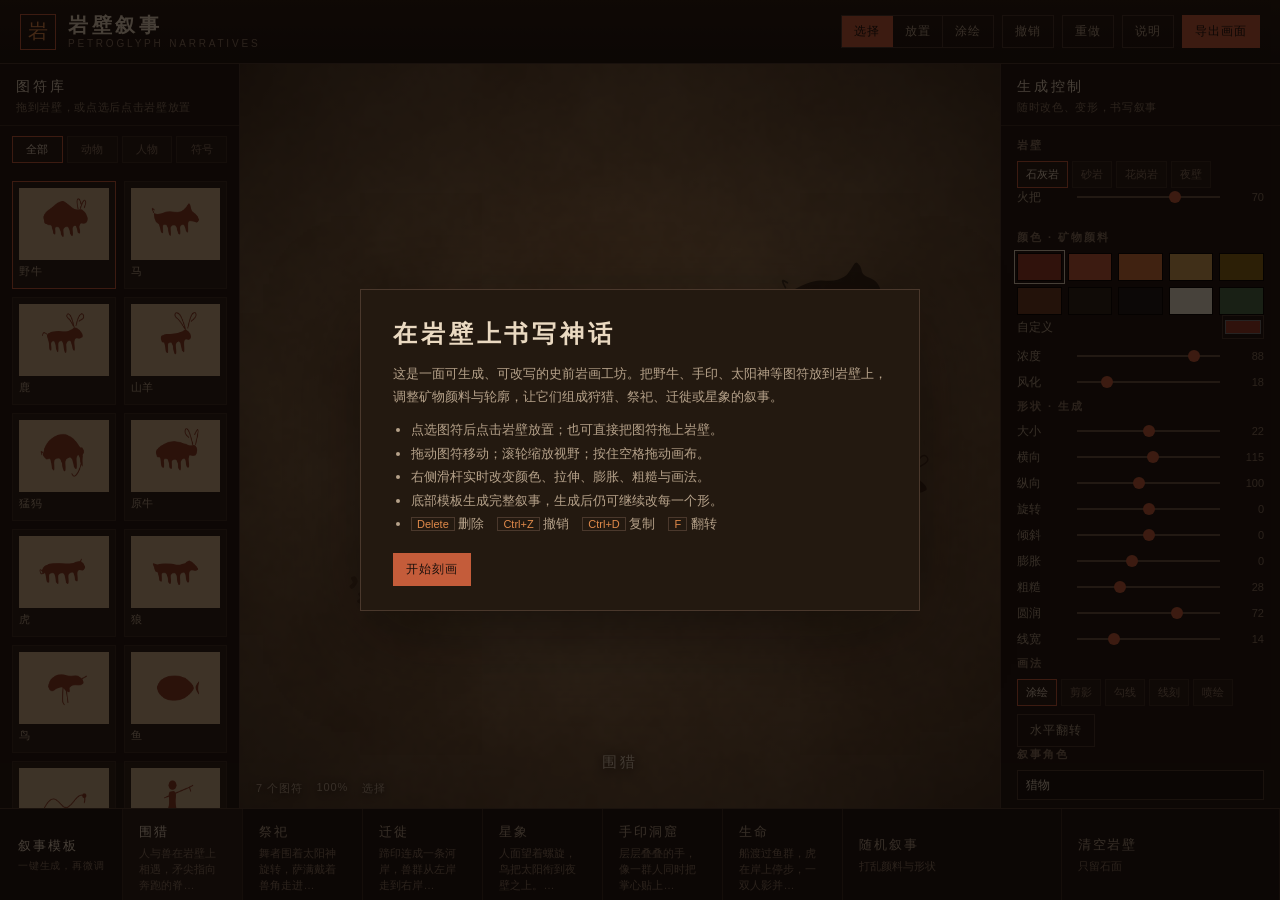
<file: index.html>
<!DOCTYPE html>
<html lang="zh-CN">
  <head>
    <meta charset="UTF-8" />
    <meta name="viewport" content="width=device-width, initial-scale=1.0" />
    <title>岩壁叙事 Petroglyph Narratives</title>
    <link rel="icon" href="data:image/svg+xml,<svg xmlns='http://www.w3.org/2000/svg' viewBox='0 0 100 100'><rect fill='%23120d09' width='100' height='100'/><text y='72' x='18' font-size='64' fill='%23c45c3a'>岩</text></svg>" />
    <link rel="stylesheet" href="css/app.css" />
  </head>
  <body>
    <div id="app">
      <header class="app-header">
        <div class="brand">
          <div class="brand-mark">岩</div>
          <div>
            <h1>岩壁叙事</h1>
            <p>Petroglyph Narratives</p>
          </div>
        </div>
        <div class="header-actions">
          <div class="tool-toggle" role="tablist" aria-label="工具">
            <button type="button" id="tool-select" class="active">选择</button>
            <button type="button" id="tool-stamp">放置</button>
            <button type="button" id="tool-paint">涂绘</button>
          </div>
          <button type="button" class="btn" id="btn-undo">撤销</button>
          <button type="button" class="btn" id="btn-redo">重做</button>
          <button type="button" class="btn" id="btn-help">说明</button>
          <button type="button" class="btn primary" id="btn-export">导出画面</button>
        </div>
      </header>

      <main class="workspace">
        <aside class="library">
          <div class="panel-head">
            <h2>图符库</h2>
            <span>拖到岩壁，或点选后点击岩壁放置</span>
          </div>
          <div class="cats" id="cats"></div>
          <div class="motif-grid" id="motif-grid"></div>
        </aside>

        <section class="stage" id="stage">
          <canvas id="wall"></canvas>
          <div class="torch" id="torch"></div>
          <div class="vignette"></div>
          <div class="caption" id="caption"></div>
          <div class="stage-hud">
            <span id="hud-count">0 个图符</span>
            <span id="hud-zoom">100%</span>
            <span id="hud-tool">选择</span>
          </div>
        </section>

        <aside class="inspector">
          <div class="panel-head">
            <h2>生成控制</h2>
            <span>随时改色、变形，书写叙事</span>
          </div>
          <div class="inspector-body">
            <div class="group">
              <h3>岩壁</h3>
              <div class="seg" id="wall-seg"></div>
              <div class="row">
                <label>火把</label>
                <input type="range" id="torch-level" min="0" max="100" value="70" />
                <output id="torch-level-out">70</output>
              </div>
            </div>

            <div class="group" id="empty-hint">
              <p class="hint">
                从左侧选取史前岩画图符，点到岩壁上组成画面。选中图符后，可在此调整颜色、形状与叙事角色。
              </p>
            </div>

            <div class="group" id="fig-controls" hidden>
              <h3>颜色 · 矿物颜料</h3>
              <div class="swatches" id="swatches"></div>
              <div class="row">
                <label>自定义</label>
                <input type="color" id="color" value="#9C3B2A" />
              </div>
              <div class="row">
                <label>浓度</label>
                <input type="range" id="opacity" min="20" max="100" value="88" />
                <output>88</output>
              </div>
              <div class="row">
                <label>风化</label>
                <input type="range" id="weathering" min="0" max="100" value="18" />
                <output>18</output>
              </div>

              <h3>形状 · 生成</h3>
              <div class="row">
                <label>大小</label>
                <input type="range" id="size" min="4" max="40" value="14" />
                <output>14</output>
              </div>
              <div class="row">
                <label>横向</label>
                <input type="range" id="stretchX" min="40" max="180" value="100" />
                <output>100</output>
              </div>
              <div class="row">
                <label>纵向</label>
                <input type="range" id="stretchY" min="40" max="180" value="100" />
                <output>100</output>
              </div>
              <div class="row">
                <label>旋转</label>
                <input type="range" id="rotation" min="-180" max="180" value="0" />
                <output>0</output>
              </div>
              <div class="row">
                <label>倾斜</label>
                <input type="range" id="lean" min="-40" max="40" value="0" />
                <output>0</output>
              </div>
              <div class="row">
                <label>膨胀</label>
                <input type="range" id="inflate" min="-30" max="50" value="0" />
                <output>0</output>
              </div>
              <div class="row">
                <label>粗糙</label>
                <input type="range" id="roughness" min="0" max="100" value="28" />
                <output>28</output>
              </div>
              <div class="row">
                <label>圆润</label>
                <input type="range" id="smoothness" min="0" max="100" value="72" />
                <output>72</output>
              </div>
              <div class="row">
                <label>线宽</label>
                <input type="range" id="weight" min="6" max="40" value="14" />
                <output>14</output>
              </div>

              <h3>画法</h3>
              <div class="seg" id="style-seg"></div>
              <div class="actions" style="margin-top: 8px">
                <button type="button" class="btn" id="btn-flip">水平翻转</button>
              </div>

              <h3>叙事角色</h3>
              <input type="text" id="role" maxlength="20" placeholder="例如：猎物、萨满、观星人" />

              <div class="actions" style="margin-top: 10px">
                <button type="button" class="btn" id="btn-front">上移一层</button>
                <button type="button" class="btn" id="btn-back">下移一层</button>
                <button type="button" class="btn" id="btn-dup">复制</button>
                <button type="button" class="btn" id="btn-del">删除</button>
              </div>
            </div>

            <div class="group">
              <h3>画面标题</h3>
              <input type="text" id="title" maxlength="24" placeholder="为这面岩壁命名" />
            </div>
          </div>
        </aside>
      </main>

      <footer class="narratives">
        <div class="narr-label">
          叙事模板
          <small>一键生成，再微调</small>
        </div>
        <div id="narr-btns" style="display: flex; flex: 1"></div>
        <button type="button" class="narr-btn" id="btn-random">
          <b>随机叙事</b>
          <span>打乱颜料与形状</span>
        </button>
        <button type="button" class="narr-btn" id="btn-clear">
          <b>清空岩壁</b>
          <span>只留石面</span>
        </button>
      </footer>
    </div>

    <div class="overlay" id="help" hidden>
      <div class="sheet">
        <h2>在岩壁上书写神话</h2>
        <p>
          这是一面可生成、可改写的史前岩画工坊。把野牛、手印、太阳神等图符放到岩壁上，调整矿物颜料与轮廓，让它们组成狩猎、祭祀、迁徙或星象的叙事。
        </p>
        <ul>
          <li>点选图符后点击岩壁放置；也可直接把图符拖上岩壁。</li>
          <li>拖动图符移动；滚轮缩放视野；按住空格拖动画布。</li>
          <li>右侧滑杆实时改变颜色、拉伸、膨胀、粗糙与画法。</li>
          <li>底部模板生成完整叙事，生成后仍可继续改每一个形。</li>
          <li><kbd>Delete</kbd> 删除　<kbd>Ctrl+Z</kbd> 撤销　<kbd>Ctrl+D</kbd> 复制　<kbd>F</kbd> 翻转</li>
        </ul>
        <button type="button" class="btn primary" id="btn-help-close">开始刻画</button>
      </div>
    </div>

    <script type="module" src="js/app.js"></script>
  </body>
</html>
</file>
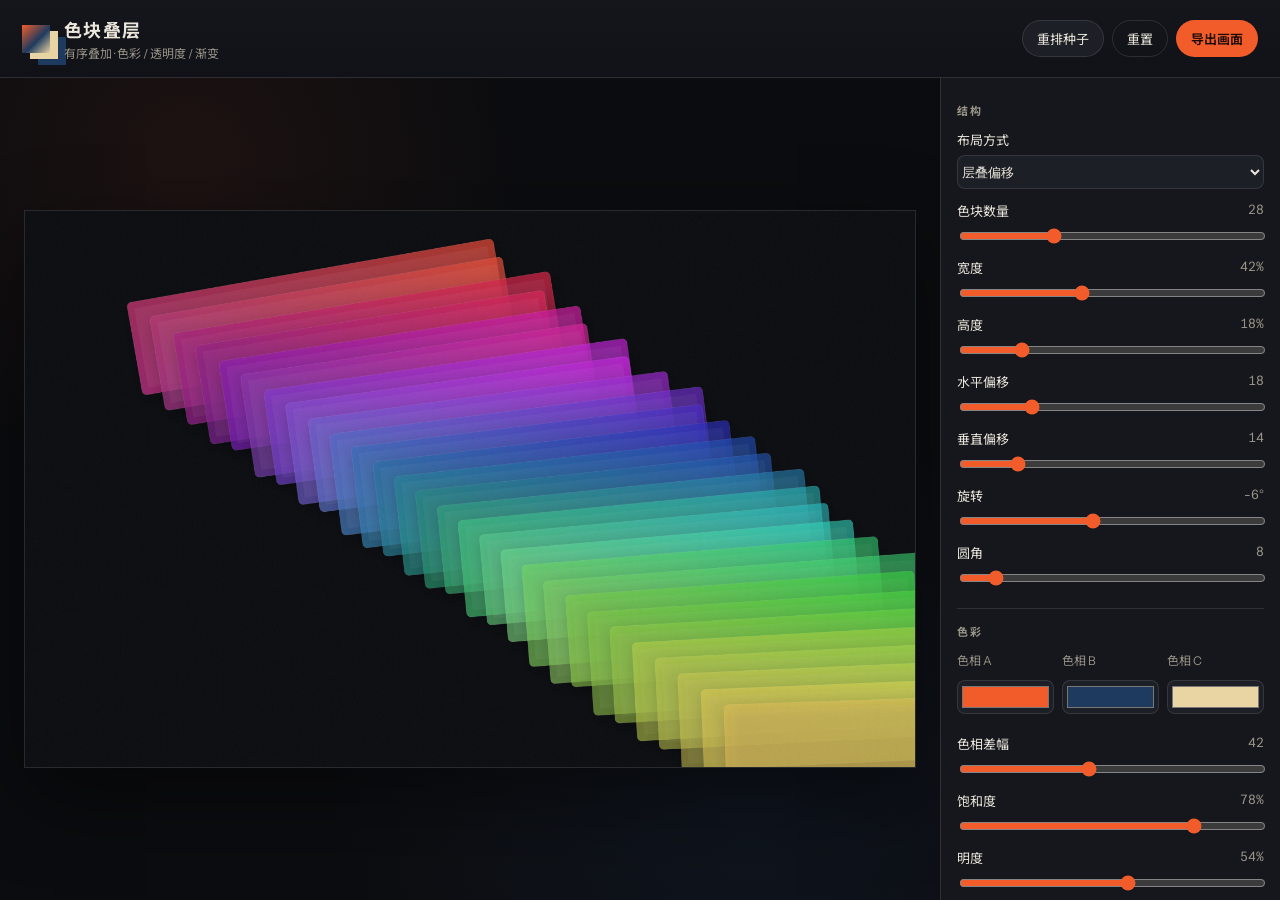
<file: my_work/outputs/2026-10-28_rect_index.html>
<!DOCTYPE html>
<html lang="zh-CN">
  <head>
    <meta charset="UTF-8" />
    <meta name="viewport" content="width=device-width, initial-scale=1.0" />
    <title>色块叠层 · Composition Studio</title>
    <link rel="preconnect" href="https://fonts.googleapis.com" />
    <link rel="preconnect" href="https://fonts.gstatic.com" crossorigin />
    <link
      href="https://fonts.googleapis.com/css2?family=Instrument+Sans:wght@400;500;600;700&family=Noto+Sans+SC:wght@400;500;600&display=swap"
      rel="stylesheet"
    />
    <style>
:root {
  --ink: #ece7dc;
  --muted: #9a9488;
  --line: rgba(236, 231, 220, 0.12);
  --panel: #15171c;
  --panel-2: #1c1f26;
  --accent: #f25c2a;
  --bg: #0b0c0f;
}

* {
  box-sizing: border-box;
}

html,
body {
  margin: 0;
  height: 100%;
  background: var(--bg);
  color: var(--ink);
  font-family: "Instrument Sans", "Noto Sans SC", sans-serif;
}

.app {
  height: 100%;
  display: grid;
  grid-template-rows: auto 1fr;
}

.topbar {
  display: flex;
  align-items: center;
  justify-content: space-between;
  padding: 16px 22px;
  border-bottom: 1px solid var(--line);
  background: linear-gradient(180deg, #14161b, #101217);
}

.brand {
  display: flex;
  gap: 14px;
  align-items: center;
}

.brand-mark {
  width: 28px;
  height: 28px;
  background: linear-gradient(135deg, #f25c2a 0%, #1f3a5f 55%, #e8d5a3 100%);
  box-shadow: 8px 6px 0 #e8d5a3, 16px 12px 0 #1f3a5f;
}

.brand h1 {
  margin: 0;
  font-size: 18px;
  letter-spacing: 0.08em;
}

.brand p {
  margin: 2px 0 0;
  color: var(--muted);
  font-size: 12px;
}

.top-actions {
  display: flex;
  gap: 8px;
}

button {
  appearance: none;
  border: 1px solid var(--line);
  background: var(--panel-2);
  color: var(--ink);
  padding: 8px 14px;
  border-radius: 999px;
  font: inherit;
  font-size: 13px;
  cursor: pointer;
}

button.ghost {
  background: transparent;
}

button.accent {
  background: var(--accent);
  border-color: transparent;
  color: #1a0b06;
  font-weight: 600;
}

.stage {
  display: grid;
  grid-template-columns: 1fr 340px;
  min-height: 0;
}

.canvas-wrap {
  min-width: 0;
  display: grid;
  place-items: center;
  padding: 24px;
  background:
    radial-gradient(circle at 20% 10%, rgba(242, 92, 42, 0.08), transparent 32%),
    radial-gradient(circle at 80% 90%, rgba(31, 58, 95, 0.18), transparent 40%),
    #0b0c0f;
}

canvas {
  width: min(100%, 1100px);
  height: auto;
  max-height: calc(100vh - 130px);
  background: #0e1014;
  border: 1px solid var(--line);
  box-shadow: 0 30px 80px rgba(0, 0, 0, 0.45);
}

.panel {
  border-left: 1px solid var(--line);
  background: var(--panel);
  min-height: 0;
}

.panel-scroll {
  height: 100%;
  overflow: auto;
  padding: 10px 16px 28px;
}

.group {
  padding: 14px 0 8px;
  border-bottom: 1px solid var(--line);
}

.group h2 {
  margin: 0 0 12px;
  font-size: 11px;
  letter-spacing: 0.22em;
  text-transform: uppercase;
  color: var(--muted);
}

label {
  display: grid;
  gap: 6px;
  margin-bottom: 12px;
  font-size: 13px;
}

label span {
  display: flex;
  justify-content: space-between;
}

label em {
  font-style: normal;
  color: var(--muted);
  font-variant-numeric: tabular-nums;
}

input[type="range"] {
  width: 100%;
  accent-color: var(--accent);
}

select,
input[type="color"] {
  width: 100%;
  height: 34px;
  border: 1px solid var(--line);
  background: var(--panel-2);
  color: var(--ink);
  border-radius: 8px;
}

.swatches {
  display: grid;
  grid-template-columns: repeat(3, 1fr);
  gap: 8px;
  margin-bottom: 8px;
}

.swatches .color span {
  display: block;
  margin-bottom: 6px;
  font-size: 12px;
  color: var(--muted);
}

@media (max-width: 980px) {
  .stage {
    grid-template-columns: 1fr;
    grid-template-rows: minmax(320px, 48vh) 1fr;
  }

  .panel {
    border-left: 0;
    border-top: 1px solid var(--line);
  }
}

    </style>
  </head>
  <body>
    <div class="app">
      <header class="topbar">
        <div class="brand">
          <span class="brand-mark"></span>
          <div>
            <h1>色块叠层</h1>
            <p>有序叠加 · 色彩 / 透明度 / 渐变</p>
          </div>
        </div>
        <div class="top-actions">
          <button id="shuffleBtn" type="button">重排种子</button>
          <button id="resetBtn" type="button" class="ghost">重置</button>
          <button id="exportBtn" type="button" class="accent">导出画面</button>
        </div>
      </header>

      <main class="stage">
        <section class="canvas-wrap">
          <canvas id="field" width="1600" height="1000" aria-label="色块构图画布"></canvas>
        </section>

        <aside class="panel" aria-label="变量调节">
          <div class="panel-scroll">
            <section class="group">
              <h2>结构</h2>
              <label>
                <span>布局方式</span>
                <select id="layout">
                  <option value="cascade">层叠偏移</option>
                  <option value="grid">网格交错</option>
                  <option value="fan">扇形展开</option>
                  <option value="ribbon">条带织纹</option>
                </select>
              </label>
              <label>
                <span>色块数量 <em id="countVal">28</em></span>
                <input id="count" type="range" min="6" max="80" value="28" />
              </label>
              <label>
                <span>宽度 <em id="widthVal">42%</em></span>
                <input id="width" type="range" min="12" max="88" value="42" />
              </label>
              <label>
                <span>高度 <em id="heightVal">18%</em></span>
                <input id="height" type="range" min="6" max="70" value="18" />
              </label>
              <label>
                <span>水平偏移 <em id="offsetXVal">18</em></span>
                <input id="offsetX" type="range" min="0" max="80" value="18" />
              </label>
              <label>
                <span>垂直偏移 <em id="offsetYVal">14</em></span>
                <input id="offsetY" type="range" min="0" max="80" value="14" />
              </label>
              <label>
                <span>旋转 <em id="rotationVal">-6°</em></span>
                <input id="rotation" type="range" min="-45" max="45" value="-6" />
              </label>
              <label>
                <span>圆角 <em id="radiusVal">8</em></span>
                <input id="radius" type="range" min="0" max="80" value="8" />
              </label>
            </section>

            <section class="group">
              <h2>色彩</h2>
              <div class="swatches">
                <label class="color">
                  <span>色相 A</span>
                  <input id="colorA" type="color" value="#f25c2a" />
                </label>
                <label class="color">
                  <span>色相 B</span>
                  <input id="colorB" type="color" value="#1f3a5f" />
                </label>
                <label class="color">
                  <span>色相 C</span>
                  <input id="colorC" type="color" value="#e8d5a3" />
                </label>
              </div>
              <label>
                <span>色相差幅 <em id="spreadVal">42</em></span>
                <input id="spread" type="range" min="0" max="100" value="42" />
              </label>
              <label>
                <span>饱和度 <em id="saturationVal">78%</em></span>
                <input id="saturation" type="range" min="0" max="100" value="78" />
              </label>
              <label>
                <span>明度 <em id="lightnessVal">54%</em></span>
                <input id="lightness" type="range" min="12" max="88" value="54" />
              </label>
              <label>
                <span>背景</span>
                <input id="bg" type="color" value="#0e1014" />
              </label>
            </section>

            <section class="group">
              <h2>透明度</h2>
              <label>
                <span>整体不透明度 <em id="opacityVal">72%</em></span>
                <input id="opacity" type="range" min="8" max="100" value="72" />
              </label>
              <label>
                <span>层间衰减 <em id="fadeVal">28%</em></span>
                <input id="fade" type="range" min="0" max="80" value="28" />
              </label>
              <label>
                <span>混合模式</span>
                <select id="blend">
                  <option value="source-over">正常叠放</option>
                  <option value="multiply">正片叠底</option>
                  <option value="screen">滤色</option>
                  <option value="overlay">叠加</option>
                  <option value="soft-light">柔光</option>
                </select>
              </label>
            </section>

            <section class="group">
              <h2>渐变</h2>
              <label>
                <span>渐变强度 <em id="gradientVal">64%</em></span>
                <input id="gradient" type="range" min="0" max="100" value="64" />
              </label>
              <label>
                <span>渐变角度 <em id="angleVal">128°</em></span>
                <input id="angle" type="range" min="0" max="360" value="128" />
              </label>
              <label>
                <span>渐变类型</span>
                <select id="gradientType">
                  <option value="linear">线性</option>
                  <option value="radial">径向</option>
                </select>
              </label>
              <label>
                <span>边缘羽化 <em id="featherVal">12</em></span>
                <input id="feather" type="range" min="0" max="40" value="12" />
              </label>
            </section>

            <section class="group">
              <h2>光影</h2>
              <label>
                <span>投影深度 <em id="shadowVal">18</em></span>
                <input id="shadow" type="range" min="0" max="60" value="18" />
              </label>
              <label>
                <span>纸感纹理 <em id="grainVal">16%</em></span>
                <input id="grain" type="range" min="0" max="60" value="16" />
              </label>
              <label>
                <span>描边 <em id="strokeVal">0.4</em></span>
                <input id="stroke" type="range" min="0" max="8" step="0.1" value="0.4" />
              </label>
            </section>
          </div>
        </aside>
      </main>
    </div>
    <script>
const canvas = document.getElementById("field");
const ctx = canvas.getContext("2d");

const controls = {
  layout: document.getElementById("layout"),
  count: document.getElementById("count"),
  width: document.getElementById("width"),
  height: document.getElementById("height"),
  offsetX: document.getElementById("offsetX"),
  offsetY: document.getElementById("offsetY"),
  rotation: document.getElementById("rotation"),
  radius: document.getElementById("radius"),
  colorA: document.getElementById("colorA"),
  colorB: document.getElementById("colorB"),
  colorC: document.getElementById("colorC"),
  spread: document.getElementById("spread"),
  saturation: document.getElementById("saturation"),
  lightness: document.getElementById("lightness"),
  bg: document.getElementById("bg"),
  opacity: document.getElementById("opacity"),
  fade: document.getElementById("fade"),
  blend: document.getElementById("blend"),
  gradient: document.getElementById("gradient"),
  angle: document.getElementById("angle"),
  gradientType: document.getElementById("gradientType"),
  feather: document.getElementById("feather"),
  shadow: document.getElementById("shadow"),
  grain: document.getElementById("grain"),
  stroke: document.getElementById("stroke"),
};

const labels = {
  count: document.getElementById("countVal"),
  width: document.getElementById("widthVal"),
  height: document.getElementById("heightVal"),
  offsetX: document.getElementById("offsetXVal"),
  offsetY: document.getElementById("offsetYVal"),
  rotation: document.getElementById("rotationVal"),
  radius: document.getElementById("radiusVal"),
  spread: document.getElementById("spreadVal"),
  saturation: document.getElementById("saturationVal"),
  lightness: document.getElementById("lightnessVal"),
  opacity: document.getElementById("opacityVal"),
  fade: document.getElementById("fadeVal"),
  gradient: document.getElementById("gradientVal"),
  angle: document.getElementById("angleVal"),
  feather: document.getElementById("featherVal"),
  shadow: document.getElementById("shadowVal"),
  grain: document.getElementById("grainVal"),
  stroke: document.getElementById("strokeVal"),
};

const defaults = Object.fromEntries(
  Object.entries(controls).map(([key, el]) => [key, el.value])
);

let seed = 8105;

function mulberry32(a) {
  return function () {
    let t = (a += 0x6d2b79f5);
    t = Math.imul(t ^ (t >>> 15), t | 1);
    t ^= t + Math.imul(t ^ (t >>> 7), t | 61);
    return ((t ^ (t >>> 14)) >>> 0) / 4294967296;
  };
}

function hexToRgb(hex) {
  const n = hex.replace("#", "");
  const v = parseInt(n, 16);
  return { r: (v >> 16) & 255, g: (v >> 8) & 255, b: v & 255 };
}

function rgbToHsl({ r, g, b }) {
  r /= 255;
  g /= 255;
  b /= 255;
  const max = Math.max(r, g, b);
  const min = Math.min(r, g, b);
  let h = 0;
  let s = 0;
  const l = (max + min) / 2;
  const d = max - min;
  if (d !== 0) {
    s = d / (1 - Math.abs(2 * l - 1));
    switch (max) {
      case r:
        h = ((g - b) / d) % 6;
        break;
      case g:
        h = (b - r) / d + 2;
        break;
      default:
        h = (r - g) / d + 4;
    }
    h *= 60;
    if (h < 0) h += 360;
  }
  return { h, s, l };
}

function hslToRgb(h, s, l) {
  const c = (1 - Math.abs(2 * l - 1)) * s;
  const x = c * (1 - Math.abs(((h / 60) % 2) - 1));
  const m = l - c / 2;
  let r = 0;
  let g = 0;
  let b = 0;
  if (h < 60) [r, g, b] = [c, x, 0];
  else if (h < 120) [r, g, b] = [x, c, 0];
  else if (h < 180) [r, g, b] = [0, c, x];
  else if (h < 240) [r, g, b] = [0, x, c];
  else if (h < 300) [r, g, b] = [x, 0, c];
  else [r, g, b] = [c, 0, x];
  return {
    r: Math.round((r + m) * 255),
    g: Math.round((g + m) * 255),
    b: Math.round((b + m) * 255),
  };
}

function mixHsl(a, b, t) {
  let dh = b.h - a.h;
  if (dh > 180) dh -= 360;
  if (dh < -180) dh += 360;
  return {
    h: (a.h + dh * t + 360) % 360,
    s: a.s + (b.s - a.s) * t,
    l: a.l + (b.l - a.l) * t,
  };
}

function rgba({ r, g, b }, a) {
  return `rgba(${r}, ${g}, ${b}, ${a})`;
}

function roundRect(context, x, y, w, h, r) {
  const radius = Math.min(r, w / 2, h / 2);
  context.beginPath();
  context.moveTo(x + radius, y);
  context.arcTo(x + w, y, x + w, y + h, radius);
  context.arcTo(x + w, y + h, x, y + h, radius);
  context.arcTo(x, y + h, x, y, radius);
  context.arcTo(x, y, x + w, y, radius);
  context.closePath();
}

function state() {
  return {
    layout: controls.layout.value,
    count: Number(controls.count.value),
    width: Number(controls.width.value) / 100,
    height: Number(controls.height.value) / 100,
    offsetX: Number(controls.offsetX.value),
    offsetY: Number(controls.offsetY.value),
    rotation: Number(controls.rotation.value),
    radius: Number(controls.radius.value),
    colorA: controls.colorA.value,
    colorB: controls.colorB.value,
    colorC: controls.colorC.value,
    spread: Number(controls.spread.value) / 100,
    saturation: Number(controls.saturation.value) / 100,
    lightness: Number(controls.lightness.value) / 100,
    bg: controls.bg.value,
    opacity: Number(controls.opacity.value) / 100,
    fade: Number(controls.fade.value) / 100,
    blend: controls.blend.value,
    gradient: Number(controls.gradient.value) / 100,
    angle: Number(controls.angle.value),
    gradientType: controls.gradientType.value,
    feather: Number(controls.feather.value),
    shadow: Number(controls.shadow.value),
    grain: Number(controls.grain.value) / 100,
    stroke: Number(controls.stroke.value),
  };
}

function updateLabels() {
  const s = state();
  labels.count.textContent = String(s.count);
  labels.width.textContent = `${Math.round(s.width * 100)}%`;
  labels.height.textContent = `${Math.round(s.height * 100)}%`;
  labels.offsetX.textContent = String(controls.offsetX.value);
  labels.offsetY.textContent = String(controls.offsetY.value);
  labels.rotation.textContent = `${s.rotation}°`;
  labels.radius.textContent = String(s.radius);
  labels.spread.textContent = String(controls.spread.value);
  labels.saturation.textContent = `${controls.saturation.value}%`;
  labels.lightness.textContent = `${controls.lightness.value}%`;
  labels.opacity.textContent = `${controls.opacity.value}%`;
  labels.fade.textContent = `${controls.fade.value}%`;
  labels.gradient.textContent = `${controls.gradient.value}%`;
  labels.angle.textContent = `${s.angle}°`;
  labels.feather.textContent = String(s.feather);
  labels.shadow.textContent = String(s.shadow);
  labels.grain.textContent = `${controls.grain.value}%`;
  labels.stroke.textContent = Number(controls.stroke.value).toFixed(1);
}

function paletteColors(s) {
  const a = rgbToHsl(hexToRgb(s.colorA));
  const b = rgbToHsl(hexToRgb(s.colorB));
  const c = rgbToHsl(hexToRgb(s.colorC));
  return [a, b, c].map((color) => ({
    h: color.h,
    s: color.s * 0.35 + s.saturation * 0.65,
    l: color.l * 0.35 + s.lightness * 0.65,
  }));
}

function colorAt(palette, t, jitter) {
  const scaled = t * (palette.length - 1);
  const i = Math.floor(scaled);
  const f = scaled - i;
  const base = mixHsl(palette[i], palette[Math.min(i + 1, palette.length - 1)], f);
  return {
    h: (base.h + jitter * 48 + 360) % 360,
    s: Math.min(1, Math.max(0, base.s + jitter * 0.08)),
    l: Math.min(0.9, Math.max(0.08, base.l + jitter * 0.06)),
  };
}

function layoutRects(s, rand) {
  const { width: W, height: H } = canvas;
  const n = s.count;
  const w = W * s.width;
  const h = H * s.height;
  const rects = [];

  if (s.layout === "grid") {
    const cols = Math.ceil(Math.sqrt(n * (W / H)));
    const rows = Math.ceil(n / cols);
    const gapX = (W - w) / Math.max(1, cols - 1);
    const gapY = (H - h) / Math.max(1, rows - 1);
    for (let i = 0; i < n; i += 1) {
      const col = i % cols;
      const row = Math.floor(i / cols);
      const stagger = (row % 2) * (s.offsetX * 1.8);
      rects.push({
        x: col * gapX + stagger - w * 0.08,
        y: row * gapY - h * 0.08,
        w,
        h,
        rot: s.rotation + (rand() - 0.5) * 4,
      });
    }
  } else if (s.layout === "fan") {
    const cx = W * 0.5;
    const cy = H * 0.58;
    for (let i = 0; i < n; i += 1) {
      const t = n === 1 ? 0.5 : i / (n - 1);
      const rot = s.rotation + (t - 0.5) * (s.offsetX * 1.6);
      rects.push({
        x: cx - w / 2 + (t - 0.5) * s.offsetX * 4,
        y: cy - h / 2 - t * s.offsetY * 3.2,
        w,
        h,
        rot,
      });
    }
  } else if (s.layout === "ribbon") {
    const rows = Math.max(3, Math.round(Math.sqrt(n)));
    const cols = Math.ceil(n / rows);
    for (let i = 0; i < n; i += 1) {
      const col = i % cols;
      const row = Math.floor(i / cols);
      const t = col / Math.max(1, cols - 1);
      rects.push({
        x: t * (W - w) + (row % 2 ? s.offsetX : -s.offsetX) * 0.8,
        y: (row / Math.max(1, rows - 1)) * (H - h),
        w: w * (0.78 + rand() * 0.28),
        h: h * 0.72,
        rot: s.rotation * 0.25 + (row % 2 ? 1.4 : -1.4),
      });
    }
  } else {
    const startX = W * 0.12;
    const startY = H * 0.1;
    for (let i = 0; i < n; i += 1) {
      const t = i / Math.max(1, n - 1);
      rects.push({
        x: startX + i * (s.offsetX * 2.2) + Math.sin(t * 6) * 8,
        y: startY + i * (s.offsetY * 2.05) + Math.cos(t * 5) * 6,
        w: w * (0.92 + rand() * 0.12),
        h: h * (0.88 + rand() * 0.16),
        rot: s.rotation + (t - 0.5) * 8,
      });
    }
  }

  return rects;
}

function makeFill(rect, c1, c2, s) {
  const rad = (s.angle * Math.PI) / 180;
  if (s.gradientType === "radial") {
    const g = ctx.createRadialGradient(
      rect.x + rect.w * 0.35,
      rect.y + rect.h * 0.3,
      8,
      rect.x + rect.w / 2,
      rect.y + rect.h / 2,
      Math.max(rect.w, rect.h)
    );
    g.addColorStop(0, rgba(c1, 1));
    g.addColorStop(1, rgba(c2, 1));
    return g;
  }
  const cx = rect.x + rect.w / 2;
  const cy = rect.y + rect.h / 2;
  const len = Math.hypot(rect.w, rect.h) / 2;
  const x1 = cx - Math.cos(rad) * len;
  const y1 = cy - Math.sin(rad) * len;
  const x2 = cx + Math.cos(rad) * len;
  const y2 = cy + Math.sin(rad) * len;
  const g = ctx.createLinearGradient(x1, y1, x2, y2);
  g.addColorStop(0, rgba(c1, 1));
  g.addColorStop(1, rgba(c2, 1));
  return g;
}

function drawGrain(s) {
  if (s.grain <= 0) return;
  const image = ctx.getImageData(0, 0, canvas.width, canvas.height);
  const data = image.data;
  const amount = s.grain * 46;
  for (let i = 0; i < data.length; i += 16) {
    const n = (Math.random() - 0.5) * amount;
    data[i] = Math.max(0, Math.min(255, data[i] + n));
    data[i + 1] = Math.max(0, Math.min(255, data[i + 1] + n));
    data[i + 2] = Math.max(0, Math.min(255, data[i + 2] + n));
  }
  ctx.putImageData(image, 0, 0);
}

function render() {
  const s = state();
  const rand = mulberry32(seed);
  const palette = paletteColors(s);
  const rects = layoutRects(s, rand);

  ctx.globalCompositeOperation = "source-over";
  ctx.clearRect(0, 0, canvas.width, canvas.height);
  ctx.fillStyle = s.bg;
  ctx.fillRect(0, 0, canvas.width, canvas.height);

  ctx.globalCompositeOperation = s.blend;

  rects.forEach((rect, i) => {
    const t = rects.length === 1 ? 0.5 : i / (rects.length - 1);
    const jitter = (rand() - 0.5) * s.spread;
    const cA = colorAt(palette, t, jitter);
    const cB = colorAt(palette, Math.min(1, t + 0.28), jitter * -0.6);
    const rgbA = hslToRgb(cA.h, cA.s, cA.l);
    const rgbB = hslToRgb(cB.h, cB.s, cB.l);
    const mixed = {
      r: Math.round(rgbA.r * (1 - s.gradient) + rgbB.r * s.gradient),
      g: Math.round(rgbA.g * (1 - s.gradient) + rgbB.g * s.gradient),
      b: Math.round(rgbA.b * (1 - s.gradient) + rgbB.b * s.gradient),
    };
    const alpha = Math.max(0.08, s.opacity * (1 - t * s.fade));

    ctx.save();
    ctx.translate(rect.x + rect.w / 2, rect.y + rect.h / 2);
    ctx.rotate((rect.rot * Math.PI) / 180);
    ctx.translate(-(rect.x + rect.w / 2), -(rect.y + rect.h / 2));

    if (s.shadow > 0) {
      ctx.shadowColor = "rgba(0,0,0,0.38)";
      ctx.shadowBlur = s.shadow * 1.4;
      ctx.shadowOffsetX = s.shadow * 0.35;
      ctx.shadowOffsetY = s.shadow * 0.55;
    }

    roundRect(ctx, rect.x, rect.y, rect.w, rect.h, s.radius);
    if (s.gradient > 0.02) {
      ctx.fillStyle = makeFill(rect, rgbA, mixed, s);
    } else {
      ctx.fillStyle = rgba(rgbA, 1);
    }
    ctx.globalAlpha = alpha;
    ctx.fill();

    if (s.feather > 0) {
      ctx.shadowColor = "transparent";
      const inset = s.feather;
      roundRect(
        ctx,
        rect.x + inset,
        rect.y + inset,
        Math.max(4, rect.w - inset * 2),
        Math.max(4, rect.h - inset * 2),
        Math.max(0, s.radius - inset / 2)
      );
      ctx.globalAlpha = alpha * 0.18;
      ctx.fillStyle = rgba({ r: 255, g: 255, b: 255 }, 0.35);
      ctx.fill();
    }

    if (s.stroke > 0) {
      ctx.shadowColor = "transparent";
      ctx.globalAlpha = Math.min(0.9, alpha + 0.15);
      ctx.lineWidth = s.stroke;
      ctx.strokeStyle = "rgba(255,255,255,0.28)";
      roundRect(ctx, rect.x, rect.y, rect.w, rect.h, s.radius);
      ctx.stroke();
    }

    ctx.restore();
  });

  ctx.globalCompositeOperation = "source-over";
  ctx.globalAlpha = 1;
  drawGrain(s);
}

function bind() {
  Object.values(controls).forEach((el) => {
    el.addEventListener("input", () => {
      updateLabels();
      render();
    });
    el.addEventListener("change", () => {
      updateLabels();
      render();
    });
  });

  document.getElementById("shuffleBtn").addEventListener("click", () => {
    seed = Math.floor(Math.random() * 99999);
    render();
  });

  document.getElementById("resetBtn").addEventListener("click", () => {
    Object.entries(defaults).forEach(([key, value]) => {
      controls[key].value = value;
    });
    seed = 8105;
    updateLabels();
    render();
  });

  document.getElementById("exportBtn").addEventListener("click", () => {
    const link = document.createElement("a");
    link.download = `composition-${seed}.png`;
    link.href = canvas.toDataURL("image/png");
    link.click();
  });
}

updateLabels();
bind();
render();

    </script>
  </body>
</html>
</file>
<file: css/app.css>
:root {
  --bg: #120d09;
  --panel: #1d1510;
  --panel-2: #261b14;
  --line: #4a382c;
  --line-soft: #3a2c22;
  --ochre: #c45c3a;
  --ochre-2: #e08a4a;
  --bone: #ead9c1;
  --bone-dim: #b6a28a;
  --soot: #8a7460;
  --ink: #2a2218;
  --shadow: rgba(8, 4, 2, 0.55);
  --font-serif: "Noto Serif SC", "Songti SC", "STSong", "Times New Roman", serif;
  --font-ui: "WenQuanYi Micro Hei", "Noto Sans CJK SC", "Droid Sans Fallback", "PingFang SC", sans-serif;
}

* {
  box-sizing: border-box;
  margin: 0;
  padding: 0;
}

html,
body {
  height: 100%;
  background: var(--bg);
  color: var(--bone);
  font-family: var(--font-ui);
  overflow: hidden;
}

button,
input,
select {
  font-family: inherit;
  color: inherit;
}

#app {
  height: 100%;
  display: grid;
  grid-template-rows: 64px 1fr 92px;
  background:
    radial-gradient(1200px 600px at 50% -10%, rgba(196, 92, 58, 0.12), transparent 55%),
    var(--bg);
}

header.app-header {
  display: flex;
  align-items: center;
  justify-content: space-between;
  padding: 0 20px;
  border-bottom: 1px solid var(--line);
  background: linear-gradient(180deg, #241910, #1a120e);
}

.brand {
  display: flex;
  align-items: center;
  gap: 12px;
}

.brand-mark {
  width: 36px;
  height: 36px;
  display: grid;
  place-items: center;
  border: 1px solid var(--ochre);
  color: var(--ochre-2);
  font-family: var(--font-serif);
  font-size: 20px;
  letter-spacing: 0.05em;
}

.brand h1 {
  font-family: var(--font-serif);
  font-size: 20px;
  font-weight: 600;
  letter-spacing: 0.18em;
  line-height: 1.1;
}

.brand p {
  font-size: 10px;
  letter-spacing: 0.28em;
  text-transform: uppercase;
  color: var(--soot);
  margin-top: 2px;
}

.header-actions {
  display: flex;
  align-items: center;
  gap: 8px;
}

.tool-toggle {
  display: flex;
  border: 1px solid var(--line);
  overflow: hidden;
}

.tool-toggle button,
.btn {
  background: transparent;
  border: 1px solid var(--line);
  color: var(--bone-dim);
  padding: 7px 12px;
  font-size: 12px;
  letter-spacing: 0.08em;
  cursor: pointer;
  transition: background 0.15s, color 0.15s, border-color 0.15s;
}

.tool-toggle button {
  border: 0;
  border-right: 1px solid var(--line);
}

.tool-toggle button:last-child {
  border-right: 0;
}

.tool-toggle button.active,
.btn.primary {
  background: var(--ochre);
  color: #1a100c;
  border-color: var(--ochre);
}

.btn:hover,
.tool-toggle button:hover {
  color: var(--bone);
  border-color: var(--ochre-2);
}

.btn.ghost {
  border-color: transparent;
  color: var(--soot);
}

main.workspace {
  display: grid;
  grid-template-columns: 240px 1fr 280px;
  min-height: 0;
}

aside {
  background: var(--panel);
  border-color: var(--line);
  min-height: 0;
  display: flex;
  flex-direction: column;
}

.library {
  border-right: 1px solid var(--line);
}

.inspector {
  border-left: 1px solid var(--line);
}

.panel-head {
  padding: 14px 16px 10px;
  border-bottom: 1px solid var(--line-soft);
}

.panel-head h2 {
  font-family: var(--font-serif);
  font-size: 14px;
  letter-spacing: 0.2em;
  font-weight: 500;
}

.panel-head span {
  display: block;
  margin-top: 4px;
  font-size: 11px;
  color: var(--soot);
  letter-spacing: 0.06em;
}

.cats {
  display: flex;
  gap: 4px;
  padding: 10px 12px;
}

.cats button {
  flex: 1;
  background: var(--panel-2);
  border: 1px solid var(--line-soft);
  color: var(--soot);
  font-size: 11px;
  padding: 5px 0;
  cursor: pointer;
}

.cats button.active {
  color: var(--bone);
  border-color: var(--ochre);
}

.motif-grid {
  display: grid;
  grid-template-columns: 1fr 1fr;
  gap: 8px;
  padding: 8px 12px 16px;
  overflow: auto;
}

.motif-card {
  background: #2a1f16;
  border: 1px solid var(--line-soft);
  cursor: grab;
  padding: 6px;
  display: flex;
  flex-direction: column;
  gap: 4px;
  min-height: 108px;
}

.motif-card:hover,
.motif-card.active {
  border-color: var(--ochre);
}

.motif-card canvas {
  width: 100%;
  height: 72px;
  display: block;
  background: #cbb08a;
}

.motif-card b {
  font-size: 11px;
  font-weight: 500;
  letter-spacing: 0.08em;
  text-align: center;
  color: var(--bone-dim);
}

.stage {
  position: relative;
  min-width: 0;
  background: #0c0907;
  overflow: hidden;
}

#wall {
  display: block;
  width: 100%;
  height: 100%;
  cursor: crosshair;
}

#wall.moving {
  cursor: grabbing;
}

.torch,
.vignette {
  position: absolute;
  inset: 0;
  pointer-events: none;
}

.vignette {
  background:
    radial-gradient(ellipse at center, transparent 42%, rgba(8, 4, 2, 0.55) 100%);
}

.torch {
  background: radial-gradient(circle at var(--tx, 50%) var(--ty, 40%), rgba(255, 176, 90, 0.16), transparent 36%);
  mix-blend-mode: overlay;
  opacity: 0.9;
}

.stage-hud {
  position: absolute;
  left: 16px;
  bottom: 12px;
  display: flex;
  gap: 14px;
  font-size: 11px;
  color: var(--bone-dim);
  letter-spacing: 0.08em;
  text-shadow: 0 1px 8px #000;
  pointer-events: none;
}

.caption {
  position: absolute;
  left: 50%;
  bottom: 36px;
  transform: translateX(-50%);
  font-family: var(--font-serif);
  font-size: 15px;
  letter-spacing: 0.18em;
  color: rgba(234, 217, 193, 0.88);
  text-shadow: 0 2px 14px #000;
  pointer-events: none;
  white-space: nowrap;
}

.inspector-body {
  overflow: auto;
  padding: 12px 16px 20px;
  display: flex;
  flex-direction: column;
  gap: 16px;
}

.group h3 {
  font-size: 11px;
  letter-spacing: 0.18em;
  color: var(--soot);
  margin-bottom: 8px;
}

.swatches {
  display: grid;
  grid-template-columns: repeat(5, 1fr);
  gap: 6px;
}

.swatch {
  height: 28px;
  border: 1px solid #000;
  cursor: pointer;
  position: relative;
}

.swatch.active {
  outline: 1px solid var(--bone);
  outline-offset: 2px;
}

.row {
  display: flex;
  align-items: center;
  justify-content: space-between;
  gap: 8px;
  margin-bottom: 8px;
}

.row label {
  font-size: 12px;
  color: var(--bone-dim);
  min-width: 52px;
}

.row output {
  font-size: 11px;
  color: var(--soot);
  width: 36px;
  text-align: right;
}

.row input[type="range"] {
  flex: 1;
  -webkit-appearance: none;
  appearance: none;
  background: transparent;
  height: 18px;
}

.row input[type="range"]::-webkit-slider-runnable-track {
  height: 2px;
  background: #6a5340;
}

.row input[type="range"]::-webkit-slider-thumb {
  -webkit-appearance: none;
  width: 12px;
  height: 12px;
  border-radius: 50%;
  background: var(--ochre);
  margin-top: -5px;
  cursor: pointer;
}

.row input[type="color"] {
  width: 42px;
  height: 24px;
  border: 1px solid var(--line);
  background: transparent;
  padding: 0;
  cursor: pointer;
}

.seg {
  display: flex;
  flex-wrap: wrap;
  gap: 4px;
}

.seg button {
  background: var(--panel-2);
  border: 1px solid var(--line-soft);
  color: var(--soot);
  font-size: 11px;
  padding: 5px 8px;
  cursor: pointer;
}

.seg button.active {
  color: var(--bone);
  border-color: var(--ochre);
}

input[type="text"] {
  width: 100%;
  background: #140f0c;
  border: 1px solid var(--line);
  padding: 7px 8px;
  font-size: 12px;
}

.hint {
  font-size: 12px;
  line-height: 1.7;
  color: var(--soot);
}

.actions {
  display: flex;
  flex-wrap: wrap;
  gap: 6px;
}

footer.narratives {
  border-top: 1px solid var(--line);
  background: #1a120e;
  display: flex;
  align-items: stretch;
  gap: 0;
  overflow: auto;
}

.narr-label {
  display: flex;
  flex-direction: column;
  justify-content: center;
  padding: 0 18px;
  min-width: 108px;
  border-right: 1px solid var(--line-soft);
  font-family: var(--font-serif);
  letter-spacing: 0.16em;
  font-size: 13px;
}

.narr-label small {
  display: block;
  margin-top: 4px;
  font-family: var(--font-ui);
  font-size: 10px;
  letter-spacing: 0.08em;
  color: var(--soot);
}

.narr-btn {
  flex: 1;
  min-width: 120px;
  background: transparent;
  border: 0;
  border-right: 1px solid var(--line-soft);
  color: var(--bone-dim);
  cursor: pointer;
  text-align: left;
  padding: 14px 16px;
}

.narr-btn:hover,
.narr-btn.active {
  background: #271c15;
  color: var(--bone);
}

.narr-btn b {
  display: block;
  font-family: var(--font-serif);
  font-weight: 500;
  letter-spacing: 0.14em;
  margin-bottom: 4px;
}

.narr-btn span {
  font-size: 11px;
  color: var(--soot);
}

.overlay {
  position: fixed;
  inset: 0;
  background: rgba(8, 4, 2, 0.72);
  display: grid;
  place-items: center;
  z-index: 20;
}

.overlay[hidden] {
  display: none;
}

.sheet {
  width: min(560px, 92vw);
  background: #231910;
  border: 1px solid var(--line);
  padding: 28px 32px 24px;
  box-shadow: 0 24px 80px var(--shadow);
}

.sheet h2 {
  font-family: var(--font-serif);
  letter-spacing: 0.16em;
  margin-bottom: 12px;
}

.sheet p,
.sheet li {
  font-size: 13px;
  line-height: 1.8;
  color: var(--bone-dim);
}

.sheet ul {
  padding-left: 18px;
  margin: 10px 0 18px;
}

kbd {
  font-family: var(--font-ui);
  font-size: 11px;
  border: 1px solid var(--line);
  padding: 0 5px;
  color: var(--ochre-2);
}

@media (max-width: 980px) {
  #app {
    grid-template-rows: 56px 1fr 1fr auto;
    overflow: auto;
  }

  main.workspace {
    grid-template-columns: 1fr;
    grid-template-rows: 280px 42vh auto;
  }

  .library,
  .inspector {
    border: 0;
    border-top: 1px solid var(--line);
  }
}
</file>
